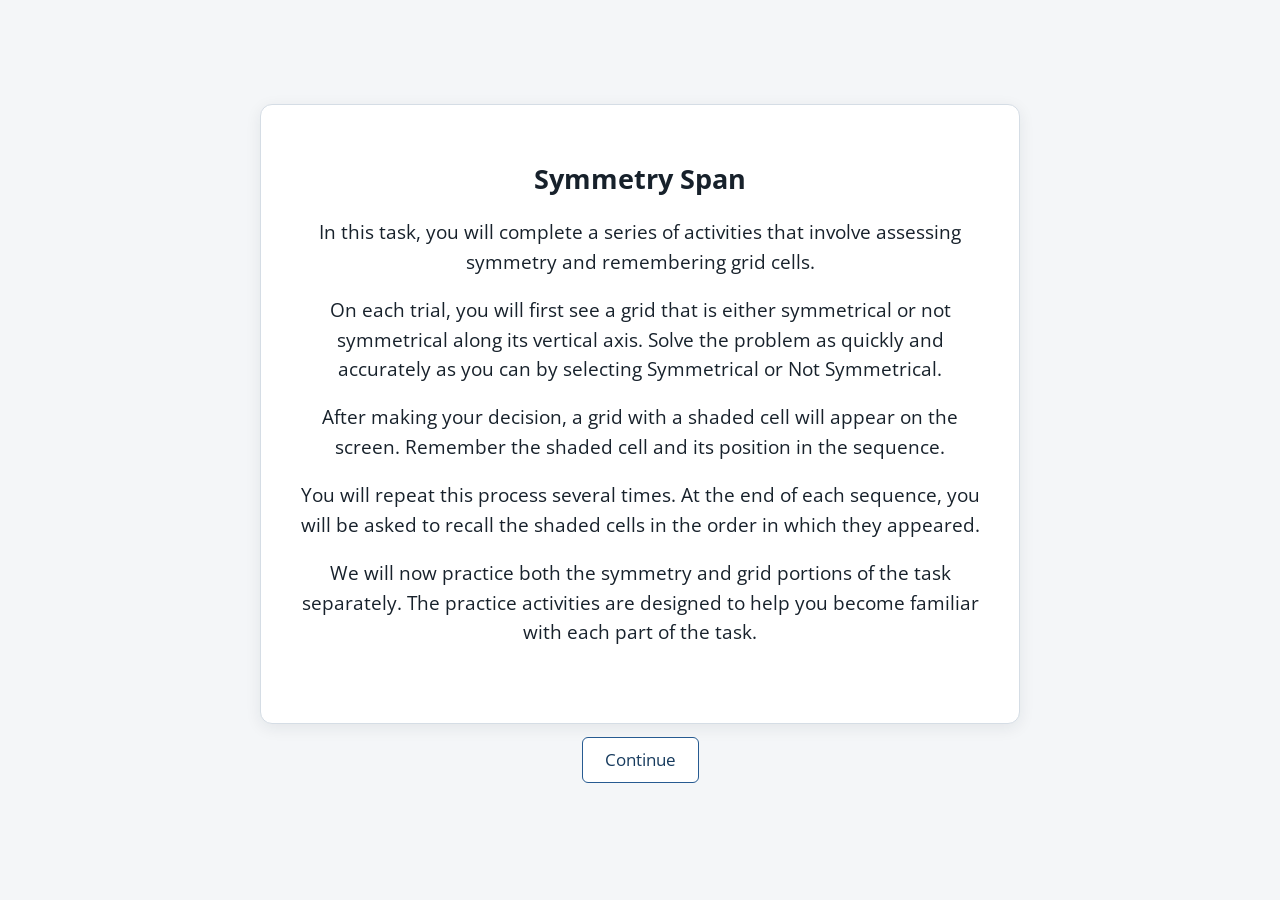
<file: index.html>
<!DOCTYPE html>
<html lang="en">

<head>

    <meta charset="UTF-8">
    <meta name="viewport" content="width=device-width, initial-scale=1">

    <title>Symmetry Span</title>

    <!-- jsPsych CSS -->
    <link href="jspsych/jspsych.css" rel="stylesheet">

    <!-- Your stylesheet -->
    <link href="style.css" rel="stylesheet">

</head>

<body>

    <!-- jsPsych -->
    <script src="jspsych/jspsych.js"></script>

    <!-- Plugins used by the task -->
    <script src="jspsych/plugin-html-button-response.js"></script>
    <script src="jspsych/plugin-html-keyboard-response.js"></script>

    <!-- Reusable task generation, rendering, and scoring -->
    <script src="modules/symmetrySpan.js"></script>

    <!-- Spatial recall module -->
    <script src="modules/recallGrid.js"></script>

    <!-- Main experiment -->
    <script src="experiment.js?v=20261010T1808"></script>

</body>

</html>
</file>
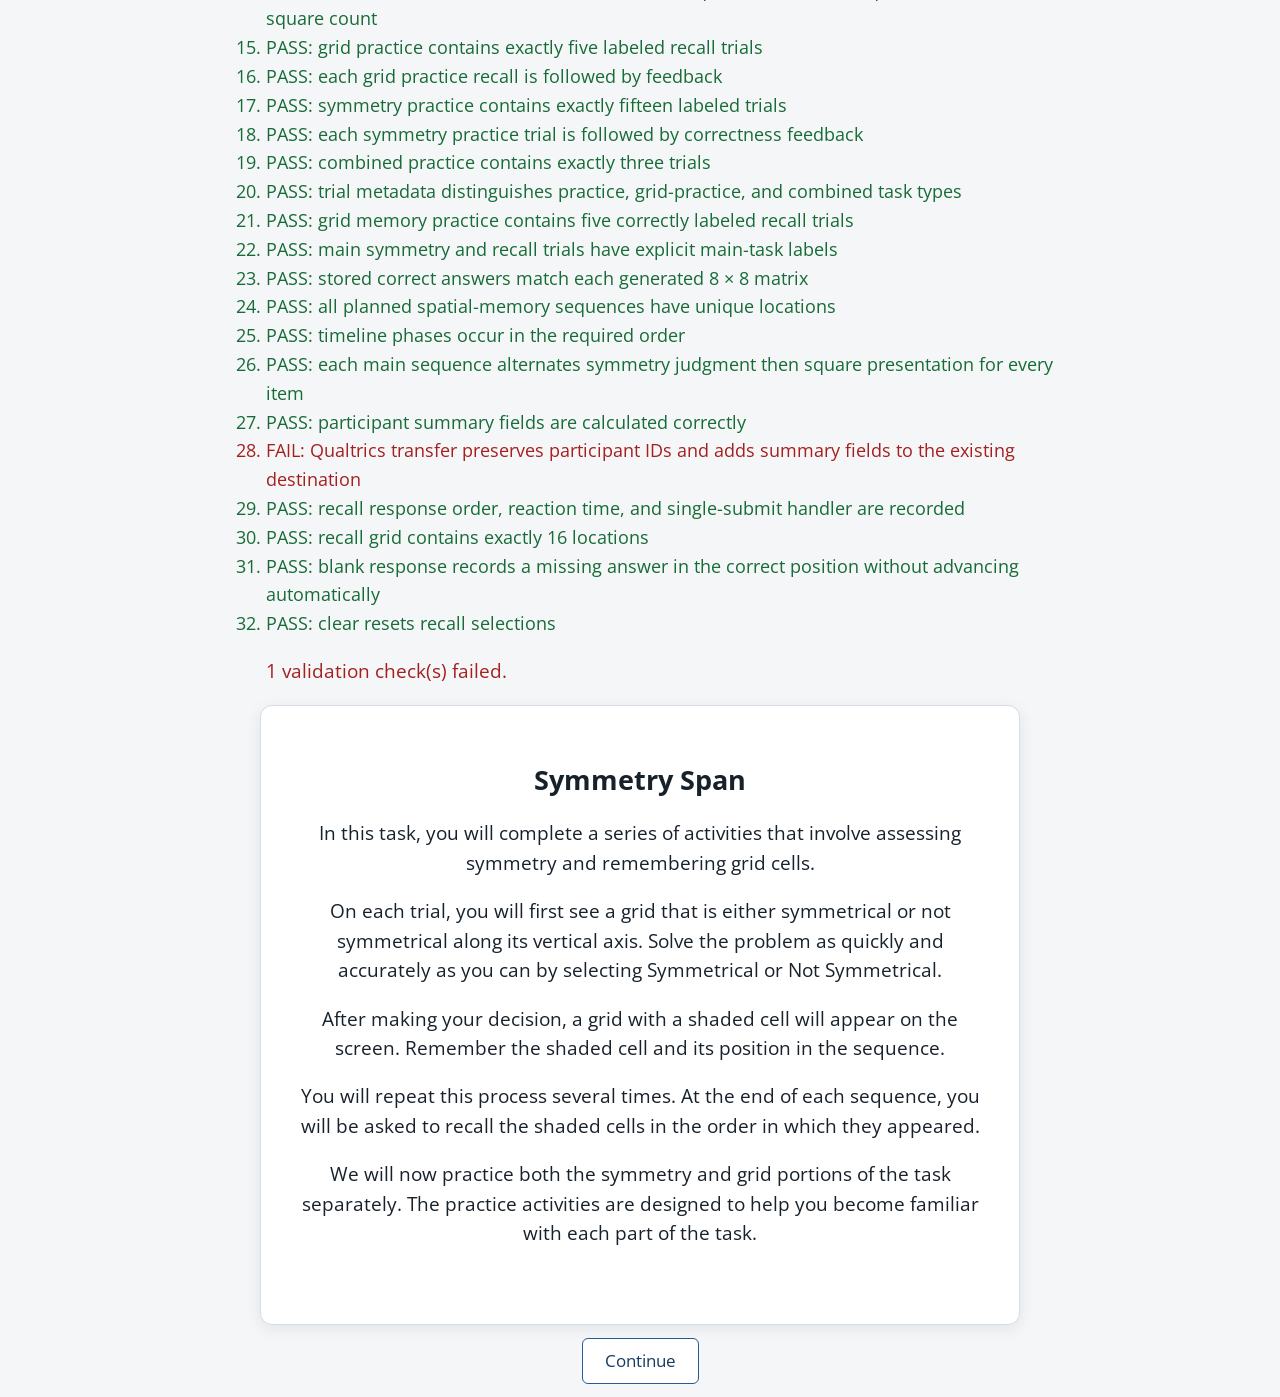
<file: tests/validation.html>
<!DOCTYPE html>
<html lang="en">
<head>
  <meta charset="UTF-8">
  <meta name="viewport" content="width=device-width, initial-scale=1">
  <title>Symmetry Span validation</title>
  <link href="../jspsych/jspsych.css" rel="stylesheet">
  <link href="../style.css" rel="stylesheet">
</head>
<body>
  <main>
    <h1>Symmetry Span validation</h1>
    <ol id="validation-results" aria-live="polite"></ol>
    <div id="validation-grid-mount" hidden></div>
  </main>
  <script>
    window.SYMMETRY_SPAN_CONFIG = {
      spans: [3, 4, 5, 6, 7],
      repetitionsPerSpan: 1,
      combinedPracticeTrials: 3,
      stimulusDuration: 1,
      interStimulusInterval: 0,
      qualtricsReturnUrl: ""
    };
  </script>
  <script src="../jspsych/jspsych.js"></script>
  <script src="../jspsych/plugin-html-button-response.js"></script>
  <script src="../jspsych/plugin-html-keyboard-response.js"></script>
  <script src="../modules/symmetrySpan.js"></script>
  <script src="../modules/recallGrid.js"></script>
  <script src="../experiment.js"></script>
  <script src="validation.js"></script>
</body>
</html>
</file>
<file: style.css>
* {
  box-sizing: border-box;
}

body {
  min-height: 100vh;
  margin: 0;
  padding: 24px;
  display: flex;
  justify-content: center;
  align-items: center;
  background: #f4f6f8;
  color: #17212b;
  font-family: Arial, Helvetica, sans-serif;
}

.jspsych-display-element {
  width: 100% !important;
  max-width: 860px !important;
  margin: 0 auto !important;
  padding: 16px !important;
}

.jspsych-content {
  width: 100%;
  max-width: 820px;
  font-family: inherit;
}

.instruction-panel,
.task-panel,
.recall-panel,
.feedback-panel {
  width: min(100%, 760px);
  margin: 0 auto;
  padding: clamp(18px, 4vw, 32px);
  border: 1px solid #d5dde5;
  border-radius: 12px;
  background: #fff;
  text-align: center;
  box-shadow: 0 4px 16px rgb(24 39 56 / 8%);
}

.instruction-page {
  display: flex;
  min-height: min(70vh, 620px);
  align-items: center;
  justify-content: center;
}

.instruction-content {
  width: 100%;
  max-width: 680px;
  margin: 0 auto;
}

.instruction-content p + p,
.feedback-panel p + p {
  margin-top: 1em;
}

h1,
h2 {
  margin-top: 0;
  line-height: 1.25;
}

p {
  font-size: clamp(16px, 2.2vw, 19px);
  line-height: 1.55;
}

.instructions {
  margin: 12px auto 24px;
}

.symmetry-grid {
  display: grid;
  grid-template-columns: repeat(8, minmax(0, 1fr));
  width: min(76vw, 440px);
  aspect-ratio: 1;
  margin: 20px auto 28px;
  border: 2px solid #253546;
  background: #fff;
}

.symmetry-cell {
  border: 1px solid #9ba8b5;
  background: #fff;
}

.symmetry-cell.is-filled {
  background: #263746;
}

.memory-stimulus-grid,
.recall-grid {
  display: grid;
  grid-template-columns: repeat(4, minmax(0, 1fr));
  width: min(72vw, 340px);
  aspect-ratio: 1;
  margin: 24px auto;
  border: 2px solid #253546;
}

.memory-stimulus-cell,
.recall-cell {
  min-width: 0;
  min-height: 0;
  border: 1px solid #9ba8b5;
  background: #fff;
}

.memory-stimulus-cell.is-highlighted {
  background: #3676c5;
}

.recall-cell {
  padding: 0;
  color: #fff;
  font-size: clamp(18px, 5vw, 28px);
  font-weight: 700;
  cursor: pointer;
}

.recall-cell:hover:not(:disabled) {
  background: #e7f0fa;
}

.recall-cell.is-selected {
  background: #3676c5;
}

.recall-cell:disabled {
  cursor: default;
}

.recall-cell:focus-visible,
button:focus-visible,
.jspsych-btn:focus-visible {
  outline: 3px solid #f0a500;
  outline-offset: 2px;
}

.response-string {
  min-height: 1.8em;
  margin: 16px 0;
  font-size: 18px;
  font-weight: 600;
}

.button-row,
.jspsych-html-button-response-button-container {
  display: flex !important;
  flex-wrap: wrap;
  justify-content: center !important;
  gap: 12px;
  margin: 20px auto 0;
}

button,
.jspsych-btn {
  text-decoration: none;
  min-height: 44px;
  padding: 10px 22px;
  border: 1px solid #265a91;
  border-radius: 6px;
  background: #fff;
  color: #173b5e;
  font-size: 17px;
  cursor: pointer;
}

button:hover:not(:disabled),
.jspsych-btn:hover {
  background: #eaf2fa;
}

button:disabled {
  opacity: 0.48;
  cursor: not-allowed;
}

.validation-pass {
  color: #176b36;
}

.validation-fail {
  color: #a51f1f;
}

@media (max-width: 520px) {
  body {
    padding: 10px;
    align-items: flex-start;
  }

  .jspsych-display-element {
    padding: 4px !important;
  }

  .instruction-page {
    min-height: auto;
  }

  .symmetry-grid {
    width: min(88vw, 380px);
  }

  .memory-stimulus-grid,
  .recall-grid {
    width: min(82vw, 320px);
  }

  button,
  .jspsych-btn {
    max-width: 100%;
    white-space: normal;
  }
}
</file>
